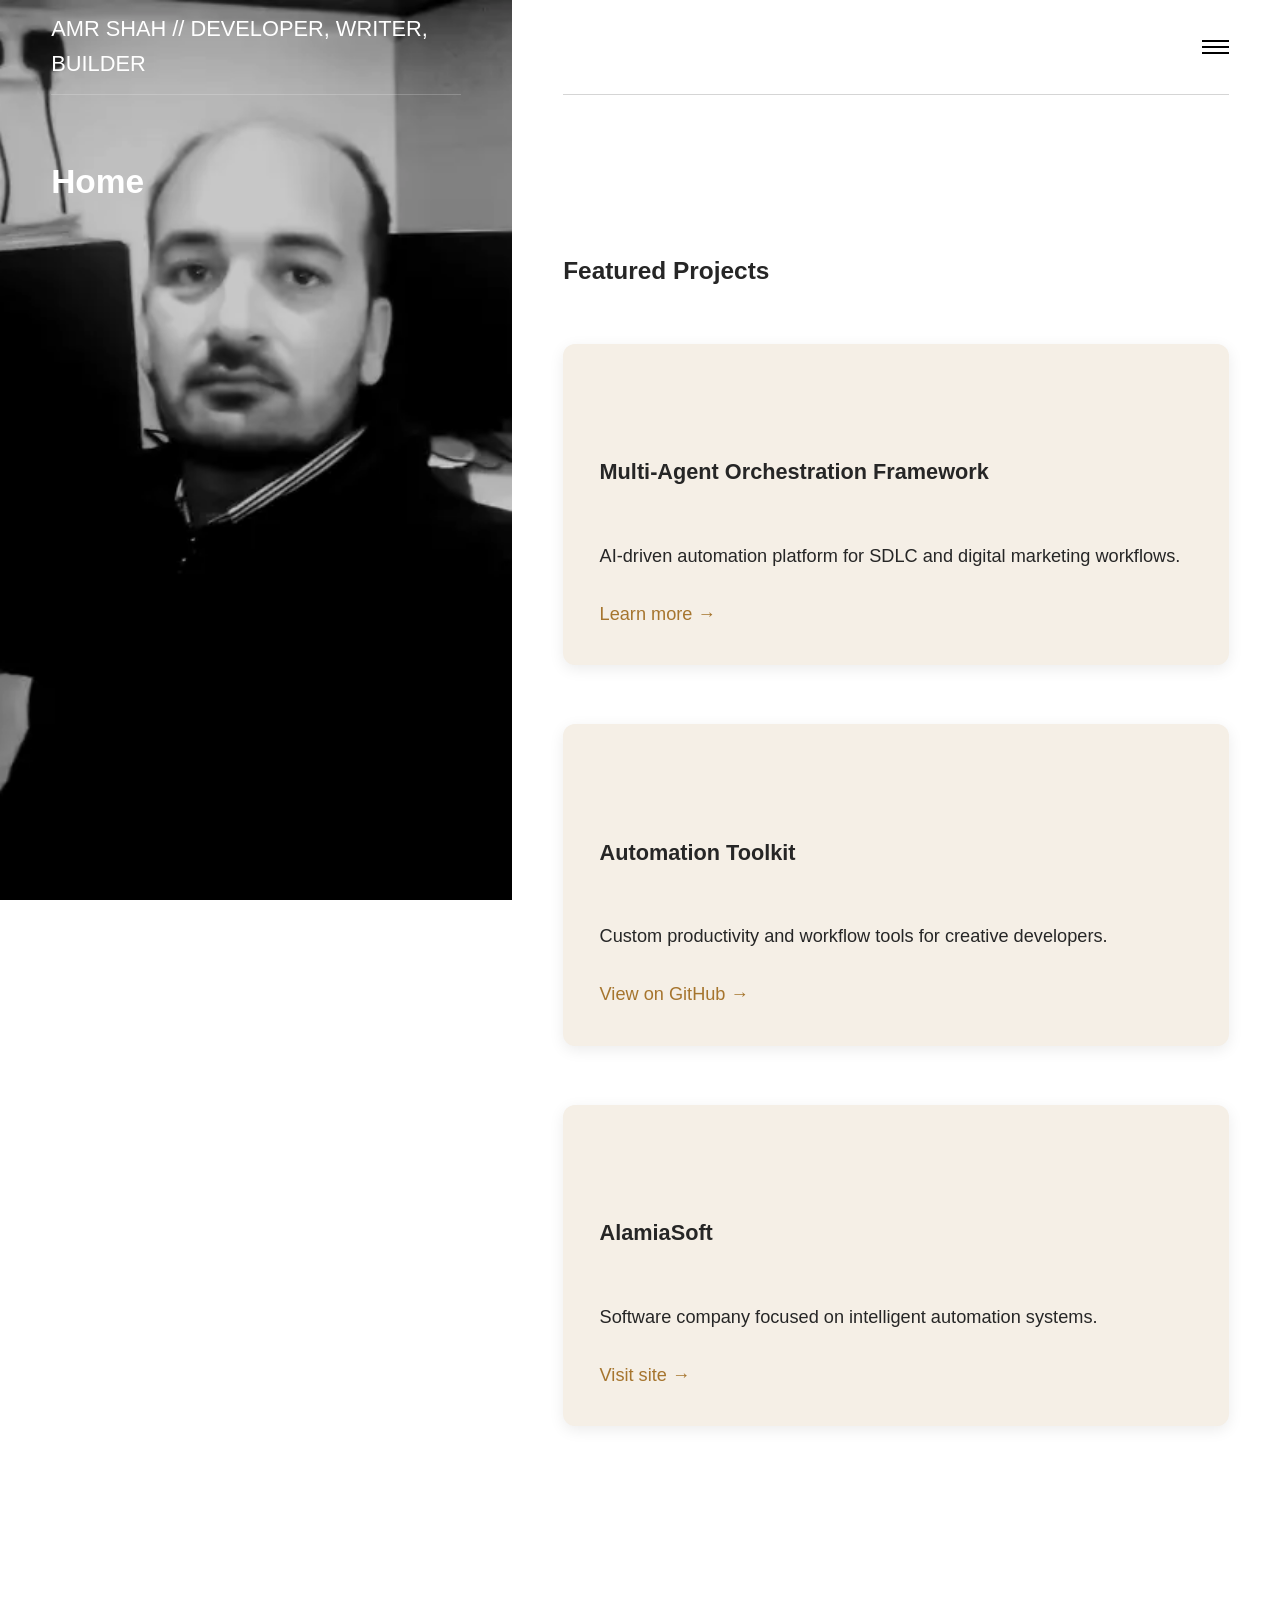
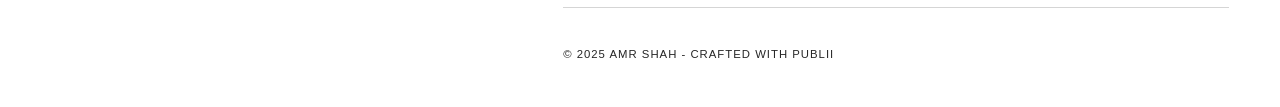
<file: index.html>
<!DOCTYPE html><html lang="en-us"><head><meta charset="utf-8"><meta http-equiv="X-UA-Compatible" content="IE=edge"><meta name="viewport" content="width=device-width,initial-scale=1"><title>Home - Amr Shah // Developer, Writer, Builder</title><meta name="description" content="Featured Projects Multi-Agent Orchestration Framework AI-driven automation platform for SDLC and digital marketing workflows. Custom productivity and workflow tools for creative developers. Software company focused on intelligent automation systems. Visit site →"><meta name="generator" content="Publii Open-Source CMS for Static Site"><link rel="canonical" href="https://amrshah.github.io/me/"><link rel="alternate" type="application/atom+xml" href="https://amrshah.github.io/me/feed.xml" title="Amr Shah // Developer, Writer, Builder - RSS"><link rel="alternate" type="application/json" href="https://amrshah.github.io/me/feed.json" title="Amr Shah // Developer, Writer, Builder - JSON"><meta property="og:title" content="Home"><meta property="og:site_name" content="Amr Shah // Developer, Writer, Builder"><meta property="og:description" content="Featured Projects Multi-Agent Orchestration Framework AI-driven automation platform for SDLC and digital marketing workflows. Custom productivity and workflow tools for creative developers. Software company focused on intelligent automation systems. Visit site →"><meta property="og:url" content="https://amrshah.github.io/me/"><meta property="og:type" content="article"><link rel="stylesheet" href="https://amrshah.github.io/me/assets/css/style.css?v=f98eaeafffb20b34df2eb70e23acbd01"><script type="application/ld+json">{"@context":"http://schema.org","@type":"Article","mainEntityOfPage":{"@type":"WebPage","@id":"https://amrshah.github.io/me/"},"headline":"Home","datePublished":"2025-11-09T00:08+05:00","dateModified":"2025-11-09T02:25+05:00","description":"Featured Projects Multi-Agent Orchestration Framework AI-driven automation platform for SDLC and digital marketing workflows. Custom productivity and workflow tools for creative developers. Software company focused on intelligent automation systems. Visit site →","author":{"@type":"Person","name":"Ali Raza a.k.a Amr Shah","url":"https://amrshah.github.io/me/authors/ali-raza-aka-amr-shah/"},"publisher":{"@type":"Organization","name":"Ali Raza a.k.a Amr Shah"}}</script><noscript><style>img[loading] {
                    opacity: 1;
                }</style></noscript></head><body class="page-template"><div class="container js-container"><nav class="menu"><ul class="navbar__menu"><li class="active"><a href="https://amrshah.github.io/me/" target="_self">Home</a></li></ul></nav><div class="container__content"><header class="top"><div class="top__item"><a class="logo" href="https://amrshah.github.io/me/">Amr Shah // Developer, Writer, Builder</a></div><div class="top__item top__item--right"><button class="menu-toggle js-menu-toggle" aria-label="Menu" aria-expanded="false"><span class="menu-toggle-box"><span class="menu-toggle-inner">Menu</span></span></button></div></header><main class="main page"><div class="content"><div class="main__left"><figure class="hero"><img src="https://amrshah.github.io/me/media/website/IMG_20200206_122554.jpg" srcset="https://amrshah.github.io/me/media/website/responsive/IMG_20200206_122554-xs.webp 300w, https://amrshah.github.io/me/media/website/responsive/IMG_20200206_122554-sm.webp 480w, https://amrshah.github.io/me/media/website/responsive/IMG_20200206_122554-md.webp 768w, https://amrshah.github.io/me/media/website/responsive/IMG_20200206_122554-lg.webp 1024w, https://amrshah.github.io/me/media/website/responsive/IMG_20200206_122554-xl.webp 1280w, https://amrshah.github.io/me/media/website/responsive/IMG_20200206_122554-2xl.webp 1600w" sizes="(min-width: 1800px) 50vw, (min-width: 900px) 40vw, 100vw" loading="eager" width="2560" height="1920" alt=""></figure><header><h1>Home</h1></header></div><div class="main__right"><div class="content__entry content__entry--full"><h2></h2><p><section><br><h2>Featured Projects</h2><br><div class="projects-grid"><br><div class="card"><br><h3>Multi-Agent Orchestration Framework</h3><br><p>AI-driven automation platform for SDLC and digital marketing workflows.</p><br><a href="#">Learn more →</a><br></div><br><div class="card"><br><h3>Automation Toolkit</h3><br><p>Custom productivity and workflow tools for creative developers.</p><br><a href="#">View on GitHub →</a><br></div><br><div class="card"><br><h3>AlamiaSoft</h3><br><p>Software company focused on intelligent automation systems.</p><br><a href="https://amrshah.github.io/alamiasoft/">Visit site →</a><br></div><br></div><br></section><br></p></div></div></div></main><footer class="footer"><div class="footer__social"><a href="#" class="facebook" aria-label="Facebook"><svg class="icon"><use xlink:href="https://amrshah.github.io/me/assets/svg/svg-map.svg#facebook"/></svg> </a><a href="#" class="twitter" aria-label="Twitter"><svg class="icon"><use xlink:href="https://amrshah.github.io/me/assets/svg/svg-map.svg#twitter"/></svg> </a><a href="#" class="linkedin" aria-label="LinkedIn"><svg class="icon"><use xlink:href="https://amrshah.github.io/me/assets/svg/svg-map.svg#linkedin"/></svg></a></div><div class="footer__copyright">© 2025 Amr Shah - Crafted with Publii</div></footer></div></div><script defer="defer" src="https://amrshah.github.io/me/assets/js/scripts.min.js?v=1ea8317abae2e05fa2a65ed7bbff7ba7"></script><script>var images = document.querySelectorAll('img[loading]');
   
           for (var i = 0; i < images.length; i++) {
               if (images[i].complete) {
                   images[i].classList.add('is-loaded');
               } else {
                   images[i].addEventListener('load', function () {
                       this.classList.add('is-loaded');
                   }, false);
               }
           }</script></body></html>
</file>
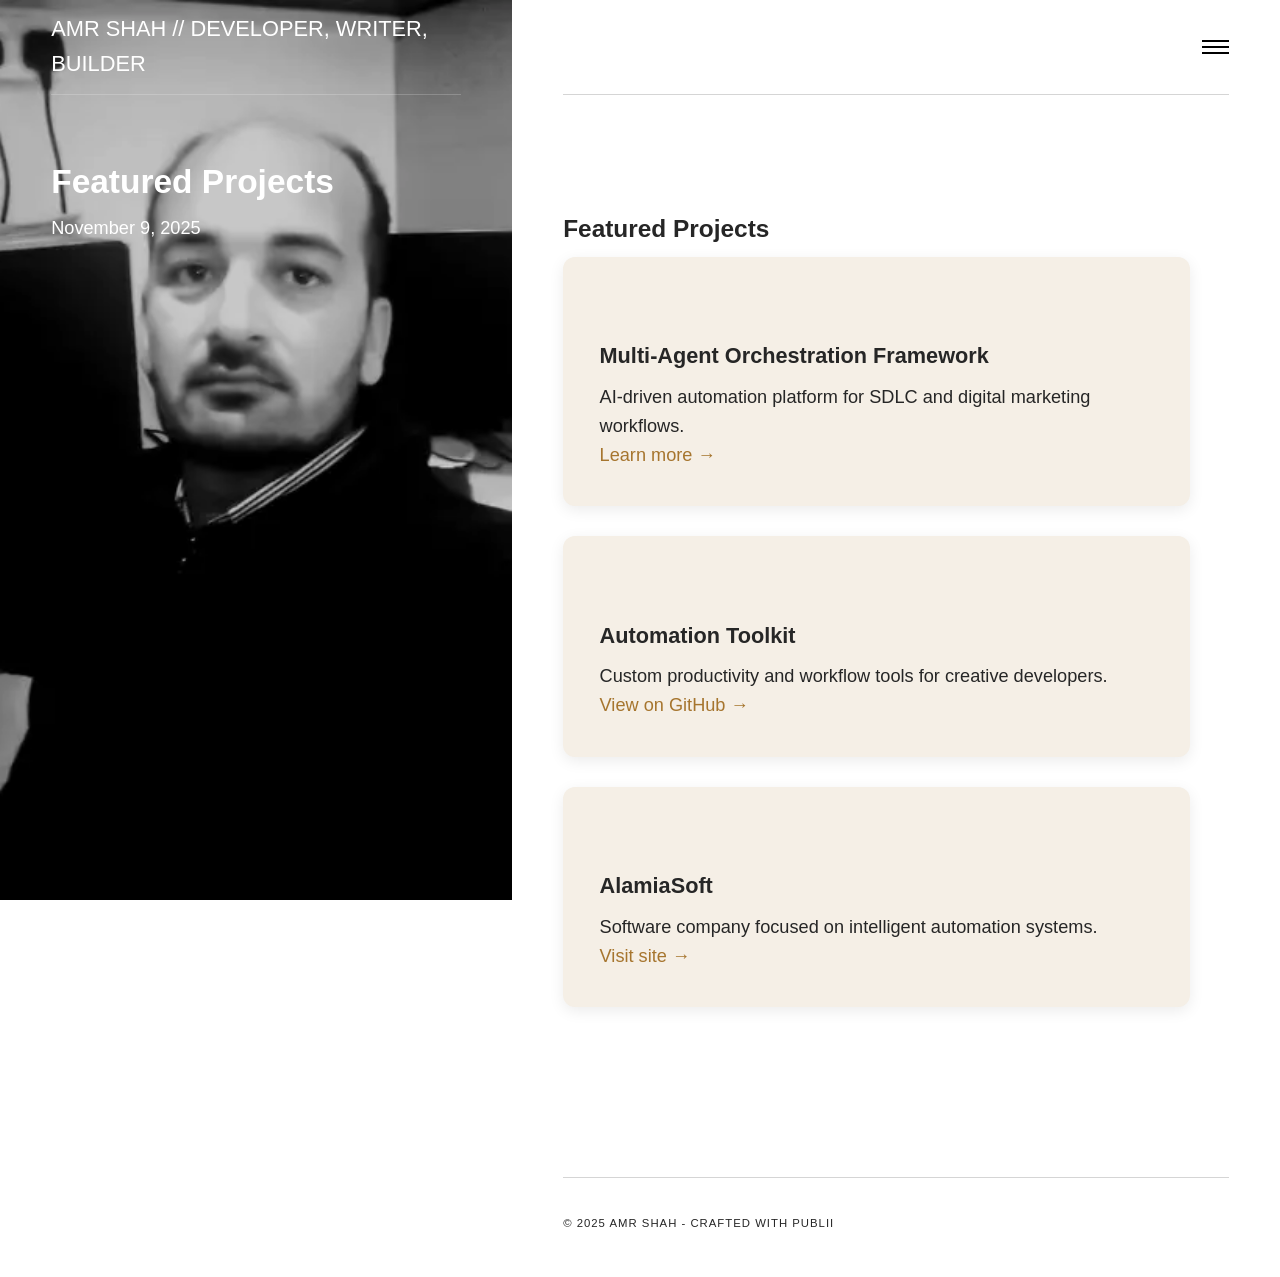
<file: featured-projects/index.html>
<!DOCTYPE html><html lang="en-us"><head><meta charset="utf-8"><meta http-equiv="X-UA-Compatible" content="IE=edge"><meta name="viewport" content="width=device-width,initial-scale=1"><title>Featured Projects - Amr Shah // Developer, Writer, Builder</title><meta name="description" content="Featured Projects Multi-Agent Orchestration Framework AI-driven automation platform for SDLC and digital marketing workflows. Custom productivity and workflow tools for creative developers. Software company focused on intelligent automation systems. Visit site →"><meta name="generator" content="Publii Open-Source CMS for Static Site"><link rel="canonical" href="https://amrshah.github.io/me/featured-projects/"><link rel="alternate" type="application/atom+xml" href="https://amrshah.github.io/me/feed.xml" title="Amr Shah // Developer, Writer, Builder - RSS"><link rel="alternate" type="application/json" href="https://amrshah.github.io/me/feed.json" title="Amr Shah // Developer, Writer, Builder - JSON"><meta property="og:title" content="Featured Projects"><meta property="og:site_name" content="Amr Shah // Developer, Writer, Builder"><meta property="og:description" content="Featured Projects Multi-Agent Orchestration Framework AI-driven automation platform for SDLC and digital marketing workflows. Custom productivity and workflow tools for creative developers. Software company focused on intelligent automation systems. Visit site →"><meta property="og:url" content="https://amrshah.github.io/me/featured-projects/"><meta property="og:type" content="article"><link rel="stylesheet" href="https://amrshah.github.io/me/assets/css/style.css?v=f98eaeafffb20b34df2eb70e23acbd01"><script type="application/ld+json">{"@context":"http://schema.org","@type":"Article","mainEntityOfPage":{"@type":"WebPage","@id":"https://amrshah.github.io/me/featured-projects/"},"headline":"Featured Projects","datePublished":"2025-11-09T01:41+05:00","dateModified":"2025-11-09T01:41+05:00","description":"Featured Projects Multi-Agent Orchestration Framework AI-driven automation platform for SDLC and digital marketing workflows. Custom productivity and workflow tools for creative developers. Software company focused on intelligent automation systems. Visit site →","author":{"@type":"Person","name":"Ali Raza a.k.a Amr Shah","url":"https://amrshah.github.io/me/authors/ali-raza-aka-amr-shah/"},"publisher":{"@type":"Organization","name":"Ali Raza a.k.a Amr Shah"}}</script><noscript><style>img[loading] {
                    opacity: 1;
                }</style></noscript></head><body class="post-template"><div class="container js-container"><nav class="menu"><ul class="navbar__menu"><li><a href="https://amrshah.github.io/me/" target="_self">Home</a></li></ul></nav><div class="container__content"><header class="top"><div class="top__item"><a class="logo" href="https://amrshah.github.io/me/">Amr Shah // Developer, Writer, Builder</a></div><div class="top__item top__item--right"><button class="menu-toggle js-menu-toggle" aria-label="Menu" aria-expanded="false"><span class="menu-toggle-box"><span class="menu-toggle-inner">Menu</span></span></button></div></header><main class="main post"><article class="content"><div class="main__left"><figure class="hero"><img src="https://amrshah.github.io/me/media/website/IMG_20200206_122554.jpg" srcset="https://amrshah.github.io/me/media/website/responsive/IMG_20200206_122554-xs.webp 300w, https://amrshah.github.io/me/media/website/responsive/IMG_20200206_122554-sm.webp 480w, https://amrshah.github.io/me/media/website/responsive/IMG_20200206_122554-md.webp 768w, https://amrshah.github.io/me/media/website/responsive/IMG_20200206_122554-lg.webp 1024w, https://amrshah.github.io/me/media/website/responsive/IMG_20200206_122554-xl.webp 1280w, https://amrshah.github.io/me/media/website/responsive/IMG_20200206_122554-2xl.webp 1600w" sizes="(min-width: 1800px) 50vw, (min-width: 900px) 40vw, 100vw" loading="eager" width="2560" height="1920" alt=""></figure><header><h1>Featured Projects</h1><p><time datetime="2025-11-09T01:41">November 9, 2025</time></p></header></div><div class="main__right"><div class="content__entry"><section><h2>Featured Projects</h2><div class="projects-grid"><div class="card"><h3>Multi-Agent Orchestration Framework</h3><p>AI-driven automation platform for SDLC and digital marketing workflows.</p><a href="#">Learn more →</a></div><div class="card"><h3>Automation Toolkit</h3><p>Custom productivity and workflow tools for creative developers.</p><a href="#">View on GitHub →</a></div><div class="card"><h3>AlamiaSoft</h3><p>Software company focused on intelligent automation systems.</p><a href="https://amrshah.github.io/alamiasoft/">Visit site →</a></div></div></section><footer><div class="content__tag-share"><div class="content__share"></div></div></footer></div></div></article><div class="main__right main__right--bottom"></div></main><footer class="footer"><div class="footer__social"><a href="#" class="facebook" aria-label="Facebook"><svg class="icon"><use xlink:href="https://amrshah.github.io/me/assets/svg/svg-map.svg#facebook"/></svg> </a><a href="#" class="twitter" aria-label="Twitter"><svg class="icon"><use xlink:href="https://amrshah.github.io/me/assets/svg/svg-map.svg#twitter"/></svg> </a><a href="#" class="linkedin" aria-label="LinkedIn"><svg class="icon"><use xlink:href="https://amrshah.github.io/me/assets/svg/svg-map.svg#linkedin"/></svg></a></div><div class="footer__copyright">© 2025 Amr Shah - Crafted with Publii</div></footer></div></div><script defer="defer" src="https://amrshah.github.io/me/assets/js/scripts.min.js?v=1ea8317abae2e05fa2a65ed7bbff7ba7"></script><script>var images = document.querySelectorAll('img[loading]');
   
           for (var i = 0; i < images.length; i++) {
               if (images[i].complete) {
                   images[i].classList.add('is-loaded');
               } else {
                   images[i].addEventListener('load', function () {
                       this.classList.add('is-loaded');
                   }, false);
               }
           }</script></body></html>
</file>
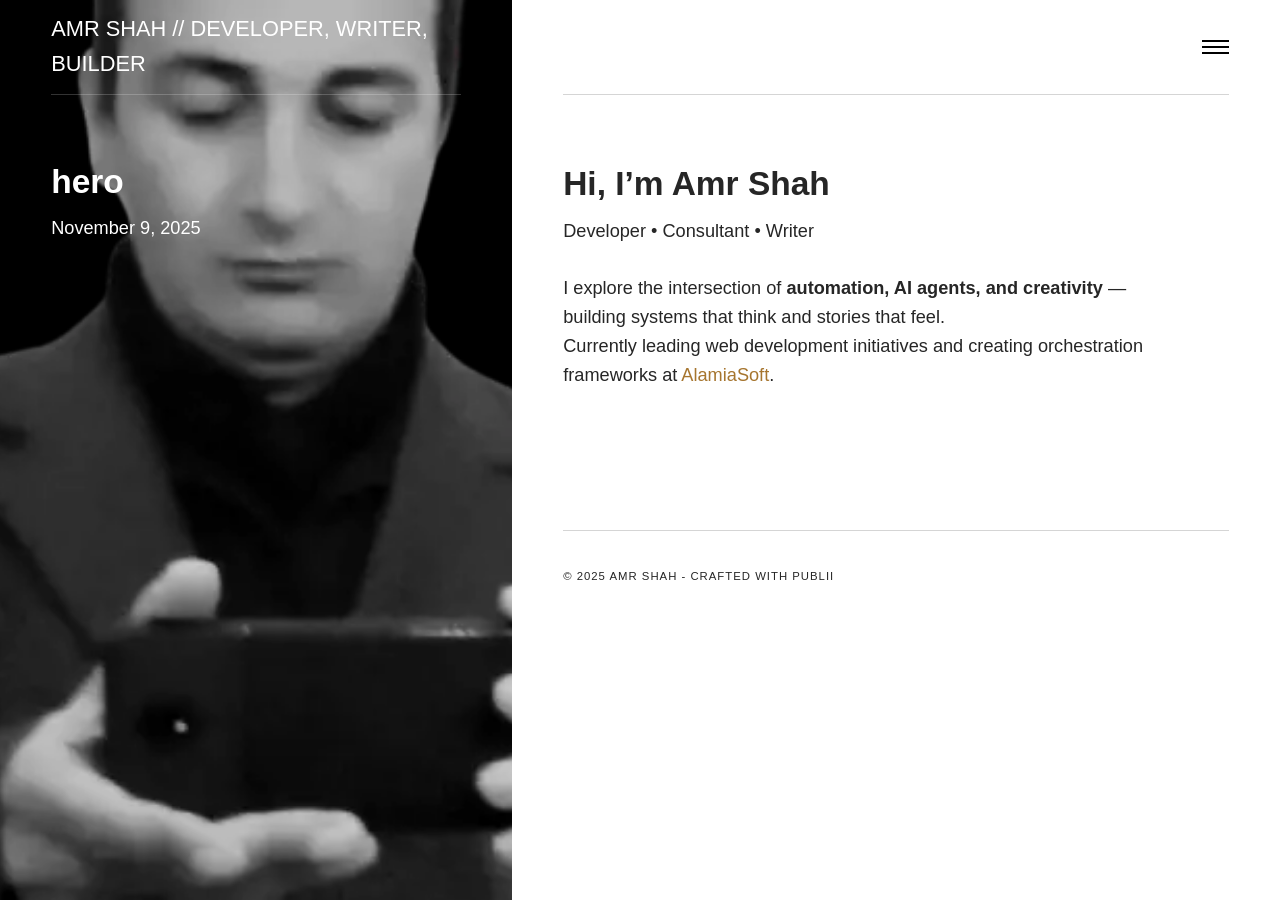
<file: hero/index.html>
<!DOCTYPE html><html lang="en-us"><head><meta charset="utf-8"><meta http-equiv="X-UA-Compatible" content="IE=edge"><meta name="viewport" content="width=device-width,initial-scale=1"><title>hero - Amr Shah // Developer, Writer, Builder</title><meta name="description" content="Hi, I’m Amr Shah Developer • Consultant • Writer I explore the intersection of automation, AI agents, and creativity — building systems that think and stories that feel. Currently leading web development initiatives and creating orchestration frameworks at AlamiaSoft."><meta name="generator" content="Publii Open-Source CMS for Static Site"><link rel="canonical" href="https://amrshah.github.io/me/hero/"><link rel="alternate" type="application/atom+xml" href="https://amrshah.github.io/me/feed.xml" title="Amr Shah // Developer, Writer, Builder - RSS"><link rel="alternate" type="application/json" href="https://amrshah.github.io/me/feed.json" title="Amr Shah // Developer, Writer, Builder - JSON"><meta property="og:title" content="hero"><meta property="og:image" content="https://amrshah.github.io/me/media/posts/4/IMG_20200118_193134_2-removebg-preview.png"><meta property="og:image:width" content="577"><meta property="og:image:height" content="433"><meta property="og:site_name" content="Amr Shah // Developer, Writer, Builder"><meta property="og:description" content="Hi, I’m Amr Shah Developer • Consultant • Writer I explore the intersection of automation, AI agents, and creativity — building systems that think and stories that feel. Currently leading web development initiatives and creating orchestration frameworks at AlamiaSoft."><meta property="og:url" content="https://amrshah.github.io/me/hero/"><meta property="og:type" content="article"><link rel="stylesheet" href="https://amrshah.github.io/me/assets/css/style.css?v=f98eaeafffb20b34df2eb70e23acbd01"><script type="application/ld+json">{"@context":"http://schema.org","@type":"Article","mainEntityOfPage":{"@type":"WebPage","@id":"https://amrshah.github.io/me/hero/"},"headline":"hero","datePublished":"2025-11-09T01:47+05:00","dateModified":"2025-11-09T01:47+05:00","image":{"@type":"ImageObject","url":"https://amrshah.github.io/me/media/posts/4/IMG_20200118_193134_2-removebg-preview.png","height":433,"width":577},"description":"Hi, I’m Amr Shah Developer • Consultant • Writer I explore the intersection of automation, AI agents, and creativity — building systems that think and stories that feel. Currently leading web development initiatives and creating orchestration frameworks at AlamiaSoft.","author":{"@type":"Person","name":"Ali Raza a.k.a Amr Shah","url":"https://amrshah.github.io/me/authors/ali-raza-aka-amr-shah/"},"publisher":{"@type":"Organization","name":"Ali Raza a.k.a Amr Shah"}}</script><noscript><style>img[loading] {
                    opacity: 1;
                }</style></noscript></head><body class="post-template"><div class="container js-container"><nav class="menu"><ul class="navbar__menu"><li><a href="https://amrshah.github.io/me/" target="_self">Home</a></li></ul></nav><div class="container__content"><header class="top"><div class="top__item"><a class="logo" href="https://amrshah.github.io/me/">Amr Shah // Developer, Writer, Builder</a></div><div class="top__item top__item--right"><button class="menu-toggle js-menu-toggle" aria-label="Menu" aria-expanded="false"><span class="menu-toggle-box"><span class="menu-toggle-inner">Menu</span></span></button></div></header><main class="main post"><article class="content"><div class="main__left"><figure class="hero"><img src="https://amrshah.github.io/me/media/posts/4/IMG_20200118_193134_2-removebg-preview.png" srcset="https://amrshah.github.io/me/media/posts/4/responsive/IMG_20200118_193134_2-removebg-preview-xs.webp 300w, https://amrshah.github.io/me/media/posts/4/responsive/IMG_20200118_193134_2-removebg-preview-sm.webp 480w, https://amrshah.github.io/me/media/posts/4/responsive/IMG_20200118_193134_2-removebg-preview-md.webp 768w, https://amrshah.github.io/me/media/posts/4/responsive/IMG_20200118_193134_2-removebg-preview-lg.webp 1024w, https://amrshah.github.io/me/media/posts/4/responsive/IMG_20200118_193134_2-removebg-preview-xl.webp 1280w, https://amrshah.github.io/me/media/posts/4/responsive/IMG_20200118_193134_2-removebg-preview-2xl.webp 1600w" sizes="(min-width: 1800px) 50vw, (min-width: 900px) 40vw, 100vw" loading="eager" height="433" width="577" alt=""></figure><header><h1>hero</h1><p><time datetime="2025-11-09T01:47">November 9, 2025</time></p></header></div><div class="main__right"><div class="content__entry"><h1 id="hi-im-amr-shah">Hi, I’m Amr Shah</h1><p>Developer • Consultant • Writer</p><p>I explore the intersection of <strong>automation, AI agents, and creativity</strong> — building systems that think and stories that feel.<br>Currently leading web development initiatives and creating orchestration frameworks at <a href="https://amrshah.github.io/alamiasoft/">AlamiaSoft</a>.</p><footer><div class="content__tag-share"><div class="content__share"></div></div></footer></div></div></article><div class="main__right main__right--bottom"></div></main><footer class="footer"><div class="footer__social"><a href="#" class="facebook" aria-label="Facebook"><svg class="icon"><use xlink:href="https://amrshah.github.io/me/assets/svg/svg-map.svg#facebook"/></svg> </a><a href="#" class="twitter" aria-label="Twitter"><svg class="icon"><use xlink:href="https://amrshah.github.io/me/assets/svg/svg-map.svg#twitter"/></svg> </a><a href="#" class="linkedin" aria-label="LinkedIn"><svg class="icon"><use xlink:href="https://amrshah.github.io/me/assets/svg/svg-map.svg#linkedin"/></svg></a></div><div class="footer__copyright">© 2025 Amr Shah - Crafted with Publii</div></footer></div></div><script defer="defer" src="https://amrshah.github.io/me/assets/js/scripts.min.js?v=1ea8317abae2e05fa2a65ed7bbff7ba7"></script><script>var images = document.querySelectorAll('img[loading]');
   
           for (var i = 0; i < images.length; i++) {
               if (images[i].complete) {
                   images[i].classList.add('is-loaded');
               } else {
                   images[i].addEventListener('load', function () {
                       this.classList.add('is-loaded');
                   }, false);
               }
           }</script></body></html>
</file>
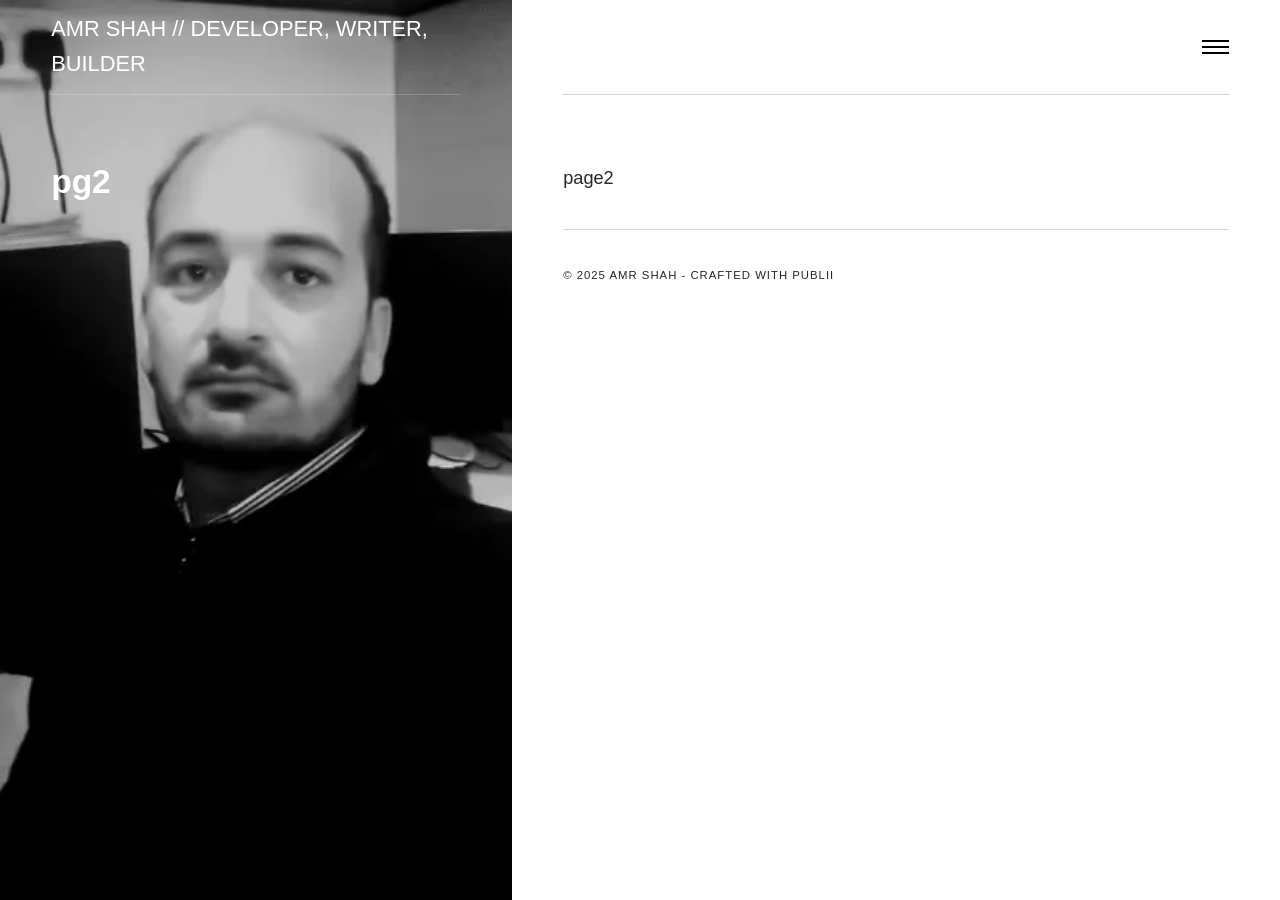
<file: pg2/index.html>
<!DOCTYPE html><html lang="en-us"><head><meta charset="utf-8"><meta http-equiv="X-UA-Compatible" content="IE=edge"><meta name="viewport" content="width=device-width,initial-scale=1"><title>pg2 - Amr Shah // Developer, Writer, Builder</title><meta name="description" content="page2"><meta name="generator" content="Publii Open-Source CMS for Static Site"><link rel="canonical" href="https://amrshah.github.io/me/pg2/"><link rel="alternate" type="application/atom+xml" href="https://amrshah.github.io/me/feed.xml" title="Amr Shah // Developer, Writer, Builder - RSS"><link rel="alternate" type="application/json" href="https://amrshah.github.io/me/feed.json" title="Amr Shah // Developer, Writer, Builder - JSON"><meta property="og:title" content="pg2"><meta property="og:site_name" content="Amr Shah // Developer, Writer, Builder"><meta property="og:description" content="page2"><meta property="og:url" content="https://amrshah.github.io/me/pg2/"><meta property="og:type" content="article"><link rel="stylesheet" href="https://amrshah.github.io/me/assets/css/style.css?v=f98eaeafffb20b34df2eb70e23acbd01"><script type="application/ld+json">{"@context":"http://schema.org","@type":"Article","mainEntityOfPage":{"@type":"WebPage","@id":"https://amrshah.github.io/me/pg2/"},"headline":"pg2","datePublished":"2025-11-09T00:08+05:00","dateModified":"2025-11-09T00:08+05:00","description":"page2","author":{"@type":"Person","name":"Ali Raza a.k.a Amr Shah","url":"https://amrshah.github.io/me/authors/ali-raza-aka-amr-shah/"},"publisher":{"@type":"Organization","name":"Ali Raza a.k.a Amr Shah"}}</script><noscript><style>img[loading] {
                    opacity: 1;
                }</style></noscript></head><body class="page-template"><div class="container js-container"><nav class="menu"><ul class="navbar__menu"><li><a href="https://amrshah.github.io/me/" target="_self">Home</a></li></ul></nav><div class="container__content"><header class="top"><div class="top__item"><a class="logo" href="https://amrshah.github.io/me/">Amr Shah // Developer, Writer, Builder</a></div><div class="top__item top__item--right"><button class="menu-toggle js-menu-toggle" aria-label="Menu" aria-expanded="false"><span class="menu-toggle-box"><span class="menu-toggle-inner">Menu</span></span></button></div></header><main class="main page"><article class="content"><div class="main__left"><figure class="hero"><img src="https://amrshah.github.io/me/media/website/IMG_20200206_122554.jpg" srcset="https://amrshah.github.io/me/media/website/responsive/IMG_20200206_122554-xs.webp 300w, https://amrshah.github.io/me/media/website/responsive/IMG_20200206_122554-sm.webp 480w, https://amrshah.github.io/me/media/website/responsive/IMG_20200206_122554-md.webp 768w, https://amrshah.github.io/me/media/website/responsive/IMG_20200206_122554-lg.webp 1024w, https://amrshah.github.io/me/media/website/responsive/IMG_20200206_122554-xl.webp 1280w, https://amrshah.github.io/me/media/website/responsive/IMG_20200206_122554-2xl.webp 1600w" sizes="(min-width: 1800px) 50vw, (min-width: 900px) 40vw, 100vw" loading="eager" width="2560" height="1920" alt=""></figure><header><h1>pg2</h1></header></div><div class="main__right"><div class="content__entry"><p>page2</p></div></div></article></main><footer class="footer"><div class="footer__social"><a href="#" class="facebook" aria-label="Facebook"><svg class="icon"><use xlink:href="https://amrshah.github.io/me/assets/svg/svg-map.svg#facebook"/></svg> </a><a href="#" class="twitter" aria-label="Twitter"><svg class="icon"><use xlink:href="https://amrshah.github.io/me/assets/svg/svg-map.svg#twitter"/></svg> </a><a href="#" class="linkedin" aria-label="LinkedIn"><svg class="icon"><use xlink:href="https://amrshah.github.io/me/assets/svg/svg-map.svg#linkedin"/></svg></a></div><div class="footer__copyright">© 2025 Amr Shah - Crafted with Publii</div></footer></div></div><script defer="defer" src="https://amrshah.github.io/me/assets/js/scripts.min.js?v=1ea8317abae2e05fa2a65ed7bbff7ba7"></script><script>var images = document.querySelectorAll('img[loading]');
   
           for (var i = 0; i < images.length; i++) {
               if (images[i].complete) {
                   images[i].classList.add('is-loaded');
               } else {
                   images[i].addEventListener('load', function () {
                       this.classList.add('is-loaded');
                   }, false);
               }
           }</script></body></html>
</file>
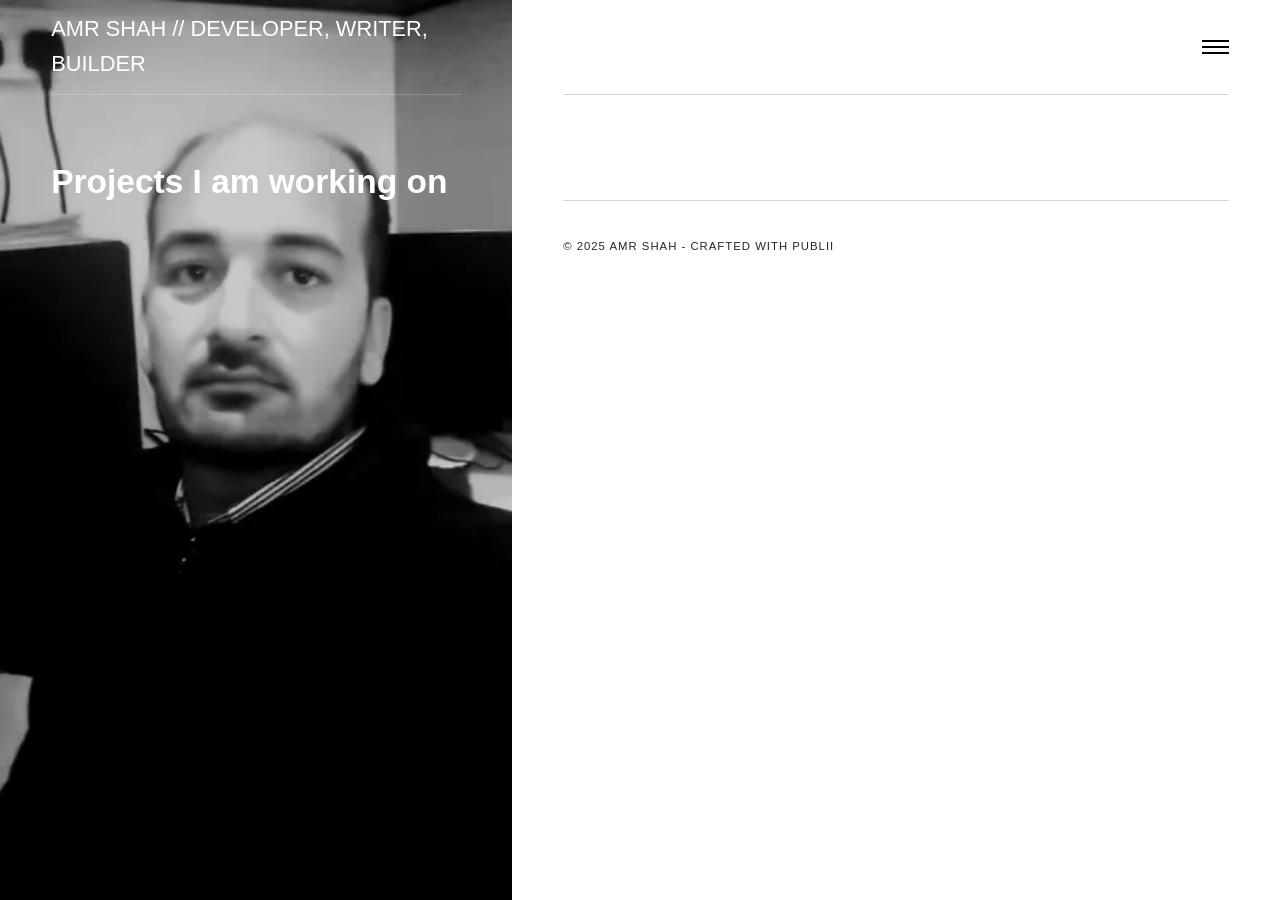
<file: projects-i-am-working-on/index.html>
<!DOCTYPE html><html lang="en-us"><head><meta charset="utf-8"><meta http-equiv="X-UA-Compatible" content="IE=edge"><meta name="viewport" content="width=device-width,initial-scale=1"><title>Projects I am working on - Amr Shah // Developer, Writer, Builder</title><meta name="generator" content="Publii Open-Source CMS for Static Site"><link rel="canonical" href="https://amrshah.github.io/me/projects-i-am-working-on/"><link rel="alternate" type="application/atom+xml" href="https://amrshah.github.io/me/feed.xml" title="Amr Shah // Developer, Writer, Builder - RSS"><link rel="alternate" type="application/json" href="https://amrshah.github.io/me/feed.json" title="Amr Shah // Developer, Writer, Builder - JSON"><meta property="og:title" content="Projects I am working on"><meta property="og:site_name" content="Amr Shah // Developer, Writer, Builder"><meta property="og:description" content=""><meta property="og:url" content="https://amrshah.github.io/me/projects-i-am-working-on/"><meta property="og:type" content="article"><link rel="stylesheet" href="https://amrshah.github.io/me/assets/css/style.css?v=f98eaeafffb20b34df2eb70e23acbd01"><script type="application/ld+json">{"@context":"http://schema.org","@type":"Article","mainEntityOfPage":{"@type":"WebPage","@id":"https://amrshah.github.io/me/projects-i-am-working-on/"},"headline":"Projects I am working on","datePublished":"2025-11-09T23:39+05:00","dateModified":"2025-11-09T23:39+05:00","description":"","author":{"@type":"Person","name":"Ali Raza a.k.a Amr Shah","url":"https://amrshah.github.io/me/authors/ali-raza-aka-amr-shah/"},"publisher":{"@type":"Organization","name":"Ali Raza a.k.a Amr Shah"}}</script><noscript><style>img[loading] {
                    opacity: 1;
                }</style></noscript></head><body class="page-template"><div class="container js-container"><nav class="menu"><ul class="navbar__menu"><li><a href="https://amrshah.github.io/me/" target="_self">Home</a></li></ul></nav><div class="container__content"><header class="top"><div class="top__item"><a class="logo" href="https://amrshah.github.io/me/">Amr Shah // Developer, Writer, Builder</a></div><div class="top__item top__item--right"><button class="menu-toggle js-menu-toggle" aria-label="Menu" aria-expanded="false"><span class="menu-toggle-box"><span class="menu-toggle-inner">Menu</span></span></button></div></header><main class="main page"><article class="content"><div class="main__left"><figure class="hero"><img src="https://amrshah.github.io/me/media/website/IMG_20200206_122554.jpg" srcset="https://amrshah.github.io/me/media/website/responsive/IMG_20200206_122554-xs.webp 300w, https://amrshah.github.io/me/media/website/responsive/IMG_20200206_122554-sm.webp 480w, https://amrshah.github.io/me/media/website/responsive/IMG_20200206_122554-md.webp 768w, https://amrshah.github.io/me/media/website/responsive/IMG_20200206_122554-lg.webp 1024w, https://amrshah.github.io/me/media/website/responsive/IMG_20200206_122554-xl.webp 1280w, https://amrshah.github.io/me/media/website/responsive/IMG_20200206_122554-2xl.webp 1600w" sizes="(min-width: 1800px) 50vw, (min-width: 900px) 40vw, 100vw" loading="eager" width="2560" height="1920" alt=""></figure><header><h1>Projects I am working on</h1></header></div><div class="main__right"><div class="content__entry"></div></div></article></main><footer class="footer"><div class="footer__social"><a href="#" class="facebook" aria-label="Facebook"><svg class="icon"><use xlink:href="https://amrshah.github.io/me/assets/svg/svg-map.svg#facebook"/></svg> </a><a href="#" class="twitter" aria-label="Twitter"><svg class="icon"><use xlink:href="https://amrshah.github.io/me/assets/svg/svg-map.svg#twitter"/></svg> </a><a href="#" class="linkedin" aria-label="LinkedIn"><svg class="icon"><use xlink:href="https://amrshah.github.io/me/assets/svg/svg-map.svg#linkedin"/></svg></a></div><div class="footer__copyright">© 2025 Amr Shah - Crafted with Publii</div></footer></div></div><script defer="defer" src="https://amrshah.github.io/me/assets/js/scripts.min.js?v=1ea8317abae2e05fa2a65ed7bbff7ba7"></script><script>var images = document.querySelectorAll('img[loading]');
   
           for (var i = 0; i < images.length; i++) {
               if (images[i].complete) {
                   images[i].classList.add('is-loaded');
               } else {
                   images[i].addEventListener('load', function () {
                       this.classList.add('is-loaded');
                   }, false);
               }
           }</script></body></html>
</file>
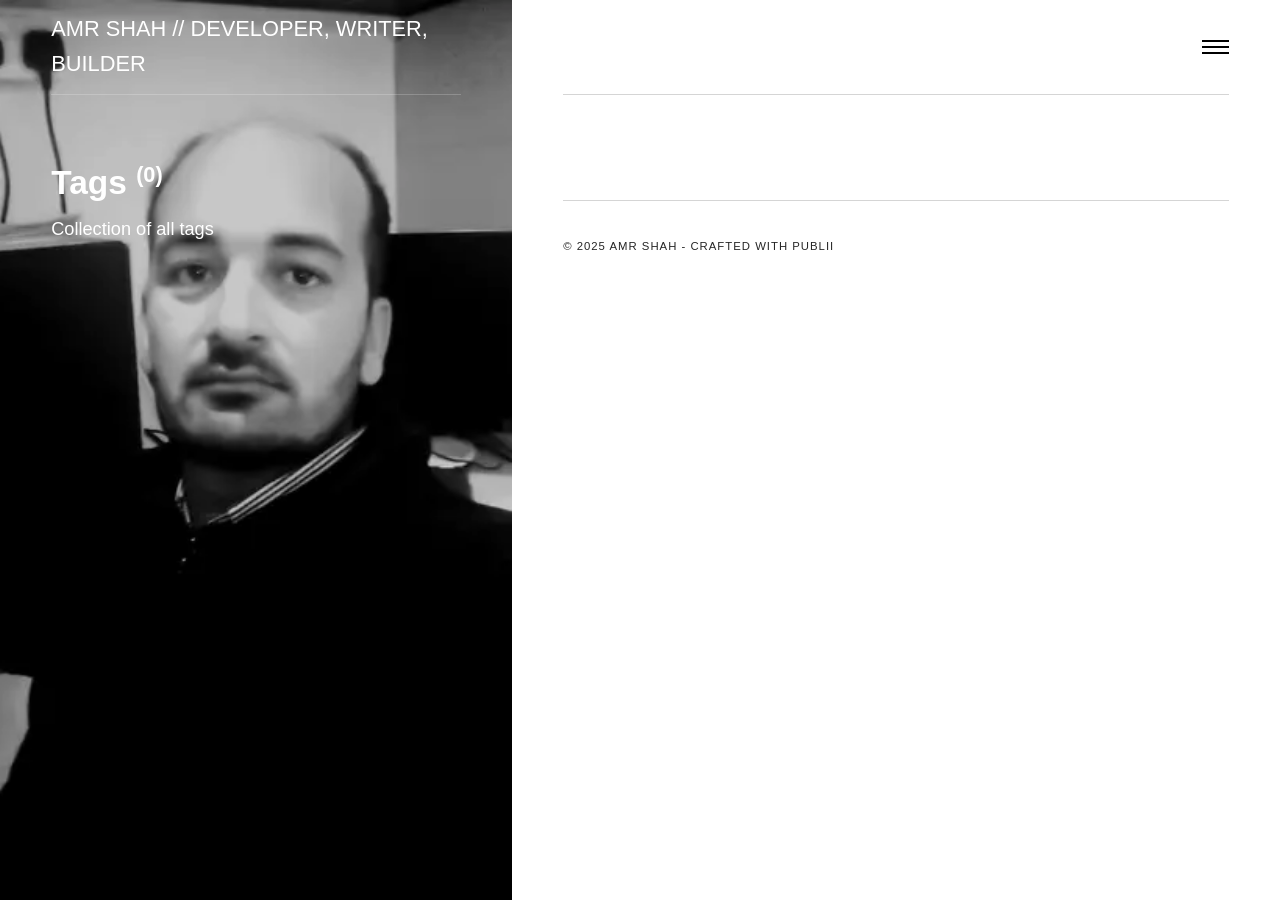
<file: tags/index.html>
<!DOCTYPE html><html lang="en-us"><head><meta charset="utf-8"><meta http-equiv="X-UA-Compatible" content="IE=edge"><meta name="viewport" content="width=device-width,initial-scale=1"><title>All tags - Amr Shah // Developer, Writer, Builder</title><meta name="robots" content="noindex, follow"><meta name="generator" content="Publii Open-Source CMS for Static Site"><link rel="alternate" type="application/atom+xml" href="https://amrshah.github.io/me/feed.xml" title="Amr Shah // Developer, Writer, Builder - RSS"><link rel="alternate" type="application/json" href="https://amrshah.github.io/me/feed.json" title="Amr Shah // Developer, Writer, Builder - JSON"><meta property="og:title" content="Amr Shah // Developer, Writer, Builder"><meta property="og:site_name" content="Amr Shah // Developer, Writer, Builder"><meta property="og:description" content=""><meta property="og:url" content="https://amrshah.github.io/me/tags/"><meta property="og:type" content="website"><link rel="stylesheet" href="https://amrshah.github.io/me/assets/css/style.css?v=f98eaeafffb20b34df2eb70e23acbd01"><script type="application/ld+json">{"@context":"http://schema.org","@type":"Organization","name":"Amr Shah // Developer, Writer, Builder","url":"https://amrshah.github.io/me/","sameAs":["#","#","#"]}</script><noscript><style>img[loading] {
                    opacity: 1;
                }</style></noscript></head><body class="tags-template"><div class="container js-container"><nav class="menu"><ul class="navbar__menu"><li><a href="https://amrshah.github.io/me/" target="_self">Home</a></li></ul></nav><div class="container__content"><header class="top"><div class="top__item"><a class="logo" href="https://amrshah.github.io/me/">Amr Shah // Developer, Writer, Builder</a></div><div class="top__item top__item--right"><button class="menu-toggle js-menu-toggle" aria-label="Menu" aria-expanded="false"><span class="menu-toggle-box"><span class="menu-toggle-inner">Menu</span></span></button></div></header><main class="main page page--tags"><div class="main__left"><figure class="hero"><img src="https://amrshah.github.io/me/media/website/IMG_20200206_122554.jpg" srcset="https://amrshah.github.io/me/media/website/responsive/IMG_20200206_122554-xs.webp 300w, https://amrshah.github.io/me/media/website/responsive/IMG_20200206_122554-sm.webp 480w, https://amrshah.github.io/me/media/website/responsive/IMG_20200206_122554-md.webp 768w, https://amrshah.github.io/me/media/website/responsive/IMG_20200206_122554-lg.webp 1024w, https://amrshah.github.io/me/media/website/responsive/IMG_20200206_122554-xl.webp 1280w, https://amrshah.github.io/me/media/website/responsive/IMG_20200206_122554-2xl.webp 1600w" sizes="(min-width: 1800px) 50vw, (min-width: 900px) 40vw, 100vw" loading="eager" width="2560" height="1920" alt=""></figure><header><h1>Tags <sup>(0)</sup></h1><p>Collection of all tags</p></header></div><div class="main__right"><div><ul class="feed feed--tags"></ul></div></div></main><footer class="footer"><div class="footer__social"><a href="#" class="facebook" aria-label="Facebook"><svg class="icon"><use xlink:href="https://amrshah.github.io/me/assets/svg/svg-map.svg#facebook"/></svg> </a><a href="#" class="twitter" aria-label="Twitter"><svg class="icon"><use xlink:href="https://amrshah.github.io/me/assets/svg/svg-map.svg#twitter"/></svg> </a><a href="#" class="linkedin" aria-label="LinkedIn"><svg class="icon"><use xlink:href="https://amrshah.github.io/me/assets/svg/svg-map.svg#linkedin"/></svg></a></div><div class="footer__copyright">© 2025 Amr Shah - Crafted with Publii</div></footer></div></div><script defer="defer" src="https://amrshah.github.io/me/assets/js/scripts.min.js?v=1ea8317abae2e05fa2a65ed7bbff7ba7"></script><script>var images = document.querySelectorAll('img[loading]');

        for (var i = 0; i < images.length; i++) {
            if (images[i].complete) {
                images[i].classList.add('is-loaded');
            } else {
                images[i].addEventListener('load', function () {
                    this.classList.add('is-loaded');
                }, false);
            }
        }</script></body></html>
</file>
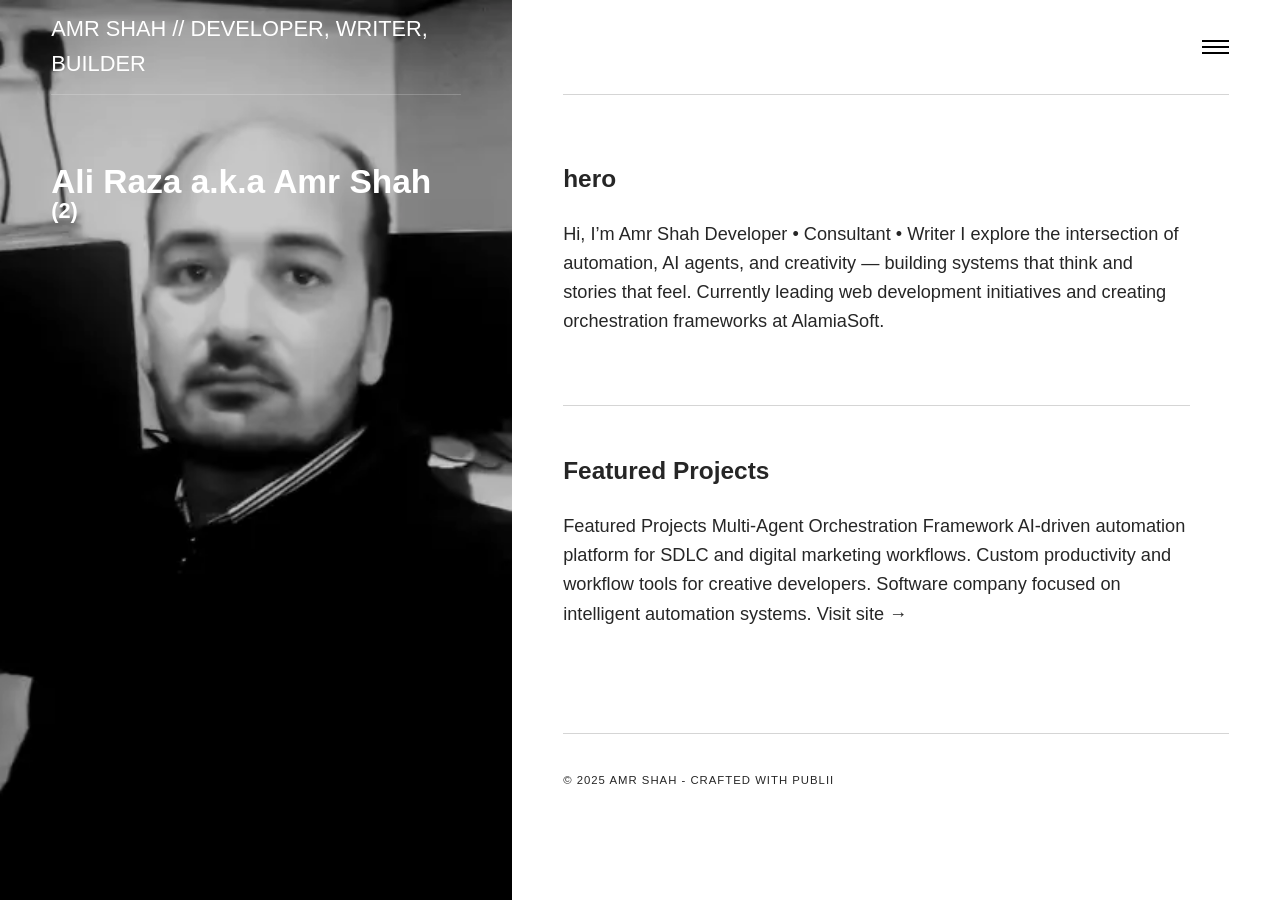
<file: authors/ali-raza-aka-amr-shah/index.html>
<!DOCTYPE html><html lang="en-us"><head><meta charset="utf-8"><meta http-equiv="X-UA-Compatible" content="IE=edge"><meta name="viewport" content="width=device-width,initial-scale=1"><title>Author: Ali Raza a.k.a Amr Shah - Amr Shah // Developer, Writer, Builder</title><meta name="robots" content="noindex, follow"><meta name="generator" content="Publii Open-Source CMS for Static Site"><link rel="alternate" type="application/atom+xml" href="https://amrshah.github.io/me/feed.xml" title="Amr Shah // Developer, Writer, Builder - RSS"><link rel="alternate" type="application/json" href="https://amrshah.github.io/me/feed.json" title="Amr Shah // Developer, Writer, Builder - JSON"><meta property="og:title" content="Ali Raza a.k.a Amr Shah"><meta property="og:site_name" content="Amr Shah // Developer, Writer, Builder"><meta property="og:description" content=""><meta property="og:url" content="https://amrshah.github.io/me/authors/ali-raza-aka-amr-shah/"><meta property="og:type" content="website"><link rel="stylesheet" href="https://amrshah.github.io/me/assets/css/style.css?v=f98eaeafffb20b34df2eb70e23acbd01"><script type="application/ld+json">{"@context":"http://schema.org","@type":"Organization","name":"Amr Shah // Developer, Writer, Builder","url":"https://amrshah.github.io/me/","sameAs":["#","#","#"]}</script><noscript><style>img[loading] {
                    opacity: 1;
                }</style></noscript></head><body class="author-template"><div class="container js-container"><nav class="menu"><ul class="navbar__menu"><li><a href="https://amrshah.github.io/me/" target="_self">Home</a></li></ul></nav><div class="container__content"><header class="top"><div class="top__item"><a class="logo" href="https://amrshah.github.io/me/">Amr Shah // Developer, Writer, Builder</a></div><div class="top__item top__item--right"><button class="menu-toggle js-menu-toggle" aria-label="Menu" aria-expanded="false"><span class="menu-toggle-box"><span class="menu-toggle-inner">Menu</span></span></button></div></header><main class="main page page--author"><div class="main__left"><figure class="hero"><img src="https://amrshah.github.io/me/media/website/IMG_20200206_122554.jpg" srcset="https://amrshah.github.io/me/media/website/responsive/IMG_20200206_122554-xs.webp 300w, https://amrshah.github.io/me/media/website/responsive/IMG_20200206_122554-sm.webp 480w, https://amrshah.github.io/me/media/website/responsive/IMG_20200206_122554-md.webp 768w, https://amrshah.github.io/me/media/website/responsive/IMG_20200206_122554-lg.webp 1024w, https://amrshah.github.io/me/media/website/responsive/IMG_20200206_122554-xl.webp 1280w, https://amrshah.github.io/me/media/website/responsive/IMG_20200206_122554-2xl.webp 1600w" sizes="(min-width: 1800px) 50vw, (min-width: 900px) 40vw, 100vw" loading="eager" width="2560" height="1920" alt=""></figure><header><div class="page--author__bio"><h1>Ali Raza a.k.a Amr Shah <sup>(2)</sup></h1></div></header></div><div class="main__right feed feed--author"><div><article class="feed__item"><header><h2><a href="https://amrshah.github.io/me/hero/">hero</a></h2></header><p>Hi, I’m Amr Shah Developer • Consultant • Writer I explore the intersection of automation, AI agents, and creativity — building systems that think and stories that feel. Currently leading web development initiatives and creating orchestration frameworks at AlamiaSoft.</p></article><article class="feed__item"><header><h2><a href="https://amrshah.github.io/me/featured-projects/">Featured Projects</a></h2></header><p>Featured Projects Multi-Agent Orchestration Framework AI-driven automation platform for SDLC and digital marketing workflows. Custom productivity and workflow tools for creative developers. Software company focused on intelligent automation systems. Visit site →</p></article></div></div></main><footer class="footer"><div class="footer__social"><a href="#" class="facebook" aria-label="Facebook"><svg class="icon"><use xlink:href="https://amrshah.github.io/me/assets/svg/svg-map.svg#facebook"/></svg> </a><a href="#" class="twitter" aria-label="Twitter"><svg class="icon"><use xlink:href="https://amrshah.github.io/me/assets/svg/svg-map.svg#twitter"/></svg> </a><a href="#" class="linkedin" aria-label="LinkedIn"><svg class="icon"><use xlink:href="https://amrshah.github.io/me/assets/svg/svg-map.svg#linkedin"/></svg></a></div><div class="footer__copyright">© 2025 Amr Shah - Crafted with Publii</div></footer></div></div><script defer="defer" src="https://amrshah.github.io/me/assets/js/scripts.min.js?v=1ea8317abae2e05fa2a65ed7bbff7ba7"></script><script>var images = document.querySelectorAll('img[loading]');

        for (var i = 0; i < images.length; i++) {
            if (images[i].complete) {
                images[i].classList.add('is-loaded');
            } else {
                images[i].addEventListener('load', function () {
                    this.classList.add('is-loaded');
                }, false);
            }
        }</script></body></html>
</file>
